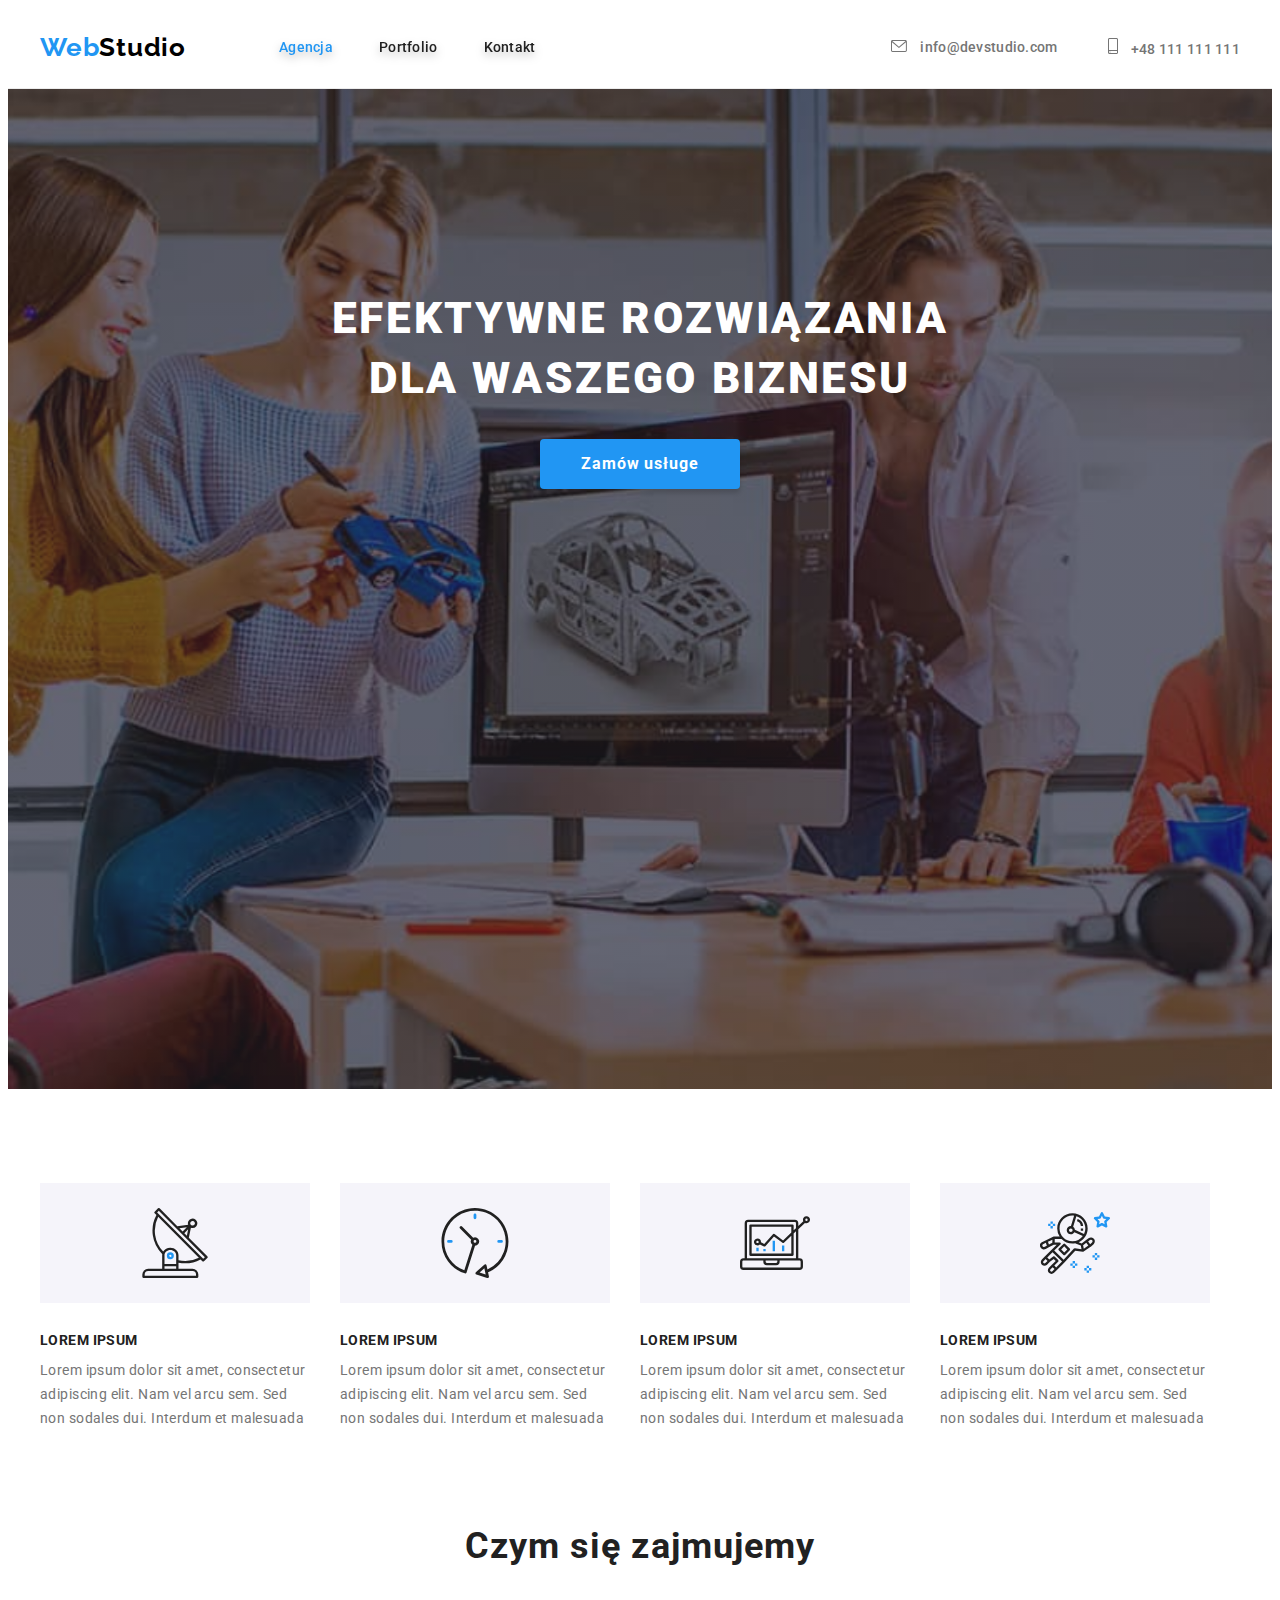
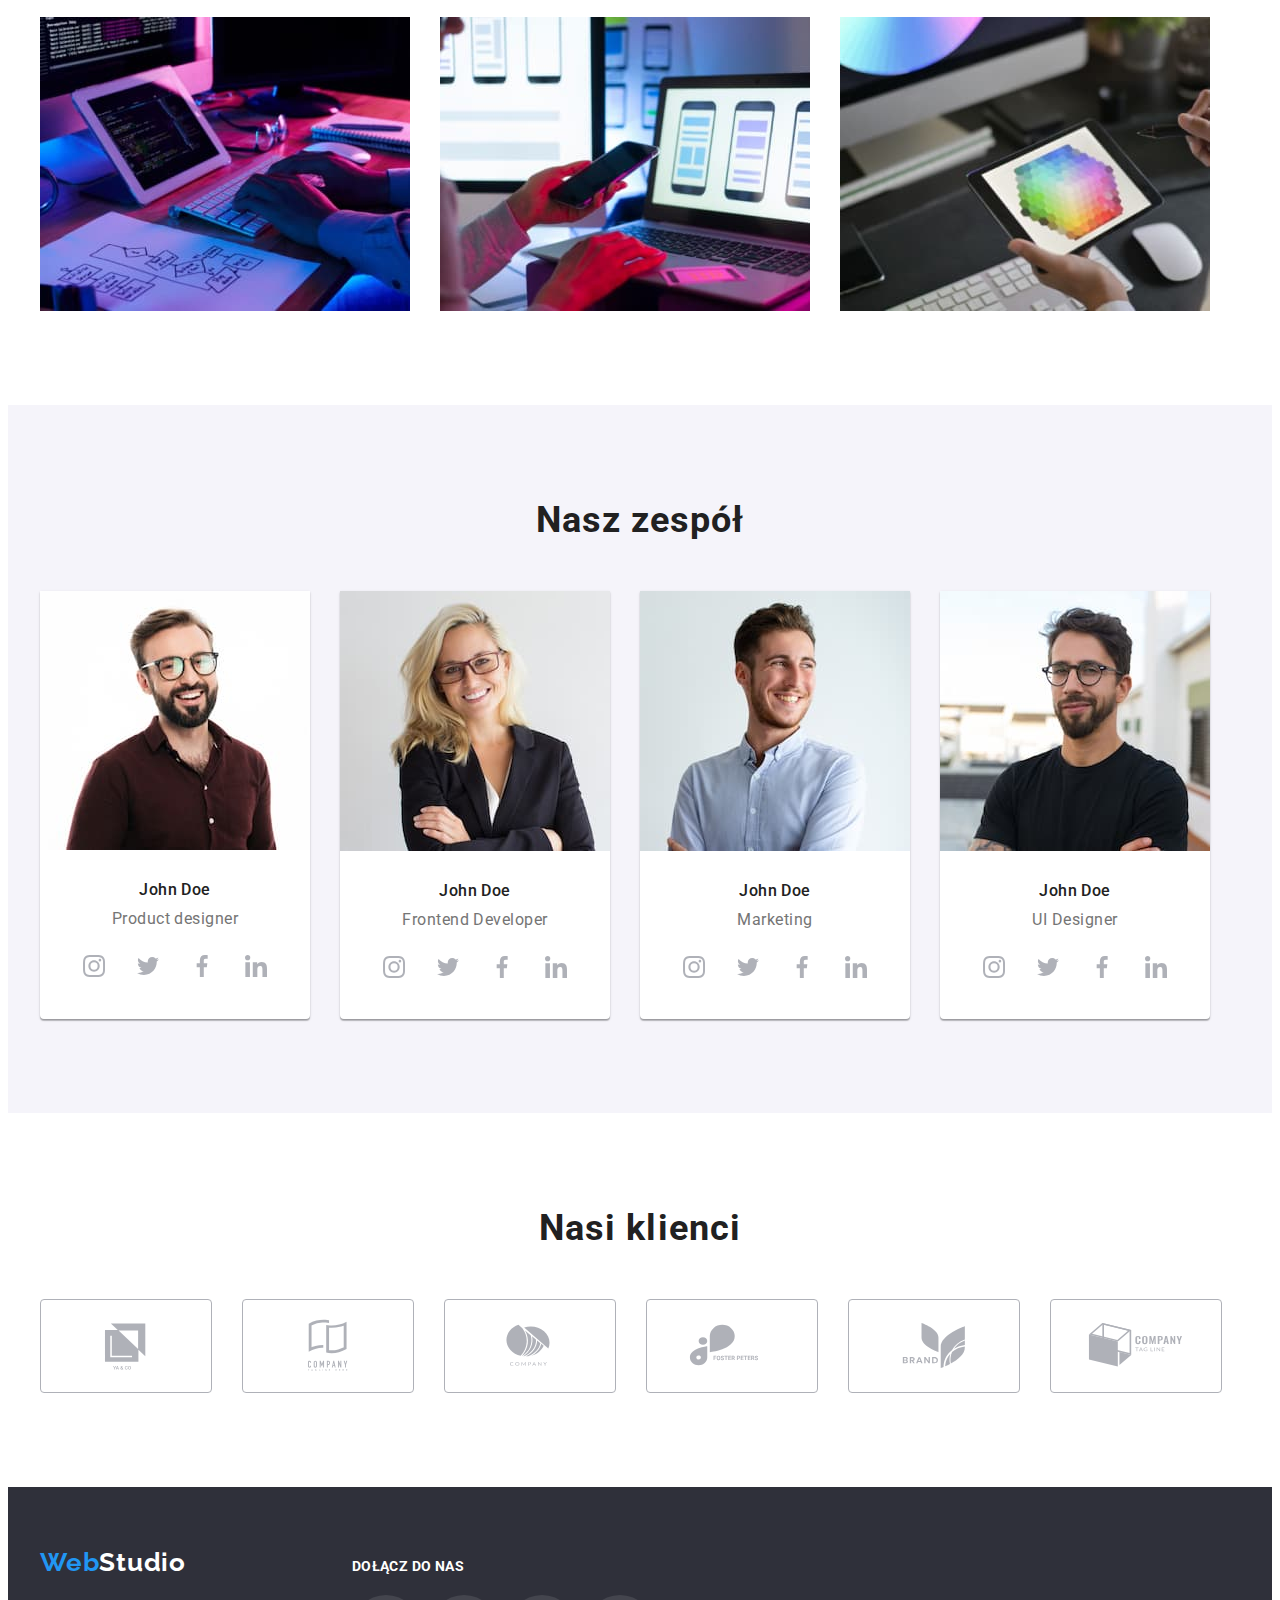
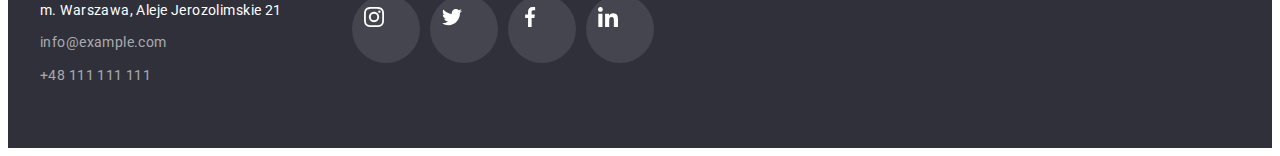
<file: index.html>
<!DOCTYPE html>
<html lang="pl">
  <head>
    <meta charset="UTF-8" />
    <meta http-equiv="X-UA-Compatible" content="IE=edge" />
    <meta name="viewport" content="width=device-width, initial-scale=1.0" />
    <title>Studio</title>
    <link rel="stylesheet" href="./css/styles.css" />
    <link rel="preconnect" href="https://fonts.googleapis.com" />
    <link rel="preconnect" href="https://fonts.gstatic.com" crossorigin />
    <link
      rel="stylesheet"
      href="https://cdnjs.cloudflare.com/ajax/libs/modern-normalize/2.0.0/modern-normalize.min.css"
      integrity="sha512-4xo8blKMVCiXpTaLzQSLSw3KFOVPWhm/TRtuPVc4WG6kUgjH6J03IBuG7JZPkcWMxJ5huwaBpOpnwYElP/m6wg=="
      crossorigin="anonymous"
      referrerpolicy="no-referrer"
    />
    <link
      href="https://fonts.googleapis.com/css2?family=Raleway:wght@700&family=Roboto:wght@400;500;700;900&display=swap"
      rel="stylesheet"
    />
  </head>
  <body>
    <header class="header-navigation">
      <div class="container header-position">
        <a href="index.html" class="webstudio"
          ><span class="web">Web</span>Studio</a
        >
        <nav class="website-navigation">
          <ul>
            <li><a href="index.html" class="current">Agencja</a></li>
            <li><a href="portfolio.html">Portfolio</a></li>
            <li><a href="">Kontakt</a></li>
          </ul>
        </nav>
        <ul class="header-contacts">
          <li>
            <a href="mailto:info@devstudio.com" class="navigation-mail">
              <svg class="mail-icon">
                <use href="./images/icons.svg#icon-envelope"></use>
              </svg>
              info@devstudio.com
            </a>
          </li>
          <li>
            <a href="tel:+48111111111" class="navigation-number">
              <svg class="phone-icon">
                <use href="./images/icons.svg#icon-smartphone"></use>
              </svg>
              +48 111 111 111</a
            >
          </li>
        </ul>
      </div>
    </header>
    <main>
      <section class="main-block">
        <div class="container">
          <h1 class="main-text">EFEKTYWNE ROZWIĄZANIA DLA WASZEGO BIZNESU</h1>
          <button type="button" class="order-button">Zamów usługe</button>
        </div>
      </section>

      <section class="informations section">
        <div class="container">
          <ul>
            <li>
              <div class="informations-svg">
                <svg class="information-icon-size">
                  <use href="./images/icons.svg#icon-antenna"></use>
                </svg>
              </div>
              <h3 class="informations-header">Lorem ipsum</h3>
              <p class="informations-paragraph">
                Lorem ipsum dolor sit amet, consectetur adipiscing elit. Nam vel
                arcu sem. Sed non sodales dui. Interdum et malesuada
              </p>
            </li>
            <li>
              <div class="informations-svg">
                <svg class="information-icon-size">
                  <use href="./images/icons.svg#icon-clock"></use>
                </svg>
              </div>
              <h3 class="informations-header">Lorem ipsum</h3>
              <p class="informations-paragraph">
                Lorem ipsum dolor sit amet, consectetur adipiscing elit. Nam vel
                arcu sem. Sed non sodales dui. Interdum et malesuada
              </p>
            </li>
            <li>
              <div class="informations-svg">
                <svg class="information-icon-size">
                  <use href="./images/icons.svg#icon-diagram"></use>
                </svg>
              </div>
              <h3 class="informations-header">Lorem ipsum</h3>
              <p class="informations-paragraph">
                Lorem ipsum dolor sit amet, consectetur adipiscing elit. Nam vel
                arcu sem. Sed non sodales dui. Interdum et malesuada
              </p>
            </li>
            <li>
              <div class="informations-svg">
                <svg class="information-icon-size">
                  <use href="./images/icons.svg#icon-astronaut"></use>
                </svg>
              </div>
              <h3 class="informations-header">Lorem ipsum</h3>
              <p class="informations-paragraph">
                Lorem ipsum dolor sit amet, consectetur adipiscing elit. Nam vel
                arcu sem. Sed non sodales dui. Interdum et malesuada
              </p>
            </li>
          </ul>
        </div>
      </section>

      <section class="our-work section2">
        <div class="container">
          <h2 class="secondary-heading">Czym się zajmujemy</h2>
          <ul>
            <li>
              <img
                src="images/img_1.jpg"
                alt="hands on keyboard"
                width="370"
                height="294"
              />
            </li>
            <li>
              <img
                src="images/img_2.jpg"
                alt="smartphone in hands"
                width="370"
                height="294"
              />
            </li>
            <li>
              <img
                src="images/img_3.jpg"
                alt="creating image on smartphone"
                width="370"
                height="294"
              />
            </li>
          </ul>
        </div>
      </section>

      <section class="our-team section">
        <div class="container">
          <h2 class="secondary-heading">Nasz zespół</h2>
          <ul>
            <li>
              <img
                src="images/team_1.jpg"
                alt="happy man"
                width="270"
                height="260"
              />
              <div class="our-team-text-position">
                <h3 class="third-heading">John Doe</h3>
                <p class="team-paragraph">Product designer</p>
                <ul class="team-socialmedia">
                  <li>
                    <a href="https://www.instagram.com">
                      <svg class="team-svg-size">
                        <use href="./images/icons.svg#icon-instagram"></use>
                      </svg>
                    </a>
                  </li>
                  <li>
                    <a href="https://www.twitter.com">
                      <svg class="team-svg-size">
                        <use href="./images/icons.svg#icon-twitter"></use>
                      </svg>
                    </a>
                  </li>
                  <li>
                    <a href="https://www.facebook.com">
                      <svg class="team-svg-size">
                        <use href="./images/icons.svg#icon-facebook"></use>
                      </svg>
                    </a>
                  </li>
                  <li>
                    <a href="https://www.linkedin.com">
                      <svg class="team-svg-size">
                        <use href="./images/icons.svg#icon-linkedin"></use>
                      </svg>
                    </a>
                  </li>
                </ul>
              </div>
            </li>
            <li>
              <img
                src="images/team_2.jpg"
                alt="happy women"
                width="270"
                height="260"
              />
              <div class="our-team-text-position">
                <h3 class="third-heading">John Doe</h3>
                <p class="team-paragraph">Frontend Developer</p>
                <ul class="team-socialmedia">
                  <li>
                    <a href="https://www.instagram.com">
                      <svg class="team-svg-size">
                        <use href="./images/icons.svg#icon-instagram"></use>
                      </svg>
                    </a>
                  </li>
                  <li>
                    <a href="https://www.twitter.com">
                      <svg class="team-svg-size">
                        <use href="./images/icons.svg#icon-twitter"></use>
                      </svg>
                    </a>
                  </li>
                  <li>
                    <a href="https://www.facebook.com">
                      <svg class="team-svg-size">
                        <use href="./images/icons.svg#icon-facebook"></use>
                      </svg>
                    </a>
                  </li>
                  <li>
                    <a href="https://www.linkedin.com">
                      <svg class="team-svg-size">
                        <use href="./images/icons.svg#icon-linkedin"></use>
                      </svg>
                    </a>
                  </li>
                </ul>
              </div>
            </li>
            <li>
              <img
                src="images/team_3.jpg"
                alt="happy men"
                width="270"
                height="260"
              />
              <div class="our-team-text-position">
                <h3 class="third-heading">John Doe</h3>
                <p class="team-paragraph">Marketing</p>
                <ul class="team-socialmedia">
                  <li>
                    <a href="https://www.instagram.com">
                      <svg class="team-svg-size">
                        <use href="./images/icons.svg#icon-instagram"></use>
                      </svg>
                    </a>
                  </li>
                  <li>
                    <a href="https://www.twitter.com">
                      <svg class="team-svg-size">
                        <use href="./images/icons.svg#icon-twitter"></use>
                      </svg>
                    </a>
                  </li>
                  <li>
                    <a href="https://www.facebook.com">
                      <svg class="team-svg-size">
                        <use href="./images/icons.svg#icon-facebook"></use>
                      </svg>
                    </a>
                  </li>
                  <li>
                    <a href="https://www.linkedin.com">
                      <svg class="team-svg-size">
                        <use href="./images/icons.svg#icon-linkedin"></use>
                      </svg>
                    </a>
                  </li>
                </ul>
              </div>
            </li>
            <li>
              <img
                src="images/team_4.jpg"
                alt="serious man"
                width="270"
                height="260"
              />
              <div class="our-team-text-position">
                <h3 class="third-heading">John Doe</h3>
                <p class="team-paragraph">UI Designer</p>
                <ul class="team-socialmedia">
                  <li>
                    <a href="https://www.instagram.com">
                      <svg class="team-svg-size">
                        <use href="./images/icons.svg#icon-instagram"></use>
                      </svg>
                    </a>
                  </li>
                  <li>
                    <a href="https://www.twitter.com">
                      <svg class="team-svg-size">
                        <use href="./images/icons.svg#icon-twitter"></use>
                      </svg>
                    </a>
                  </li>
                  <li>
                    <a href="https://www.facebook.com">
                      <svg class="team-svg-size">
                        <use href="./images/icons.svg#icon-facebook"></use>
                      </svg>
                    </a>
                  </li>
                  <li>
                    <a href="https://www.linkedin.com">
                      <svg class="team-svg-size">
                        <use href="./images/icons.svg#icon-linkedin"></use>
                      </svg>
                    </a>
                  </li>
                </ul>
              </div>
            </li>
          </ul>
        </div>
      </section>
      <section class="our-clients">
        <div class="container">
          <h2 class="secondary-heading">Nasi klienci</h2>
          <ul>
            <li>
              <a href="">
                <svg>
                  <use href="./images/icons.svg#icon-yaco"></use>
                </svg>
              </a>
            </li>
            <li>
              <a href="">
                <svg>
                  <use href="./images/icons.svg#icon-company"></use>
                </svg>
              </a>
            </li>
            <li>
              <a href="">
                <svg>
                  <use href="./images/icons.svg#icon-company-2"></use>
                </svg>
              </a>
            </li>
            <li>
              <a href="">
                <svg>
                  <use href="./images/icons.svg#icon-foster"></use>
                </svg>
              </a>
            </li>
            <li>
              <a href="">
                <svg>
                  <use href="./images/icons.svg#icon-brand"></use>
                </svg>
              </a>
            </li>
            <li>
              <a href="">
                <svg>
                  <use href="./images/icons.svg#icon-company-3"></use>
                </svg>
              </a>
            </li>
          </ul>
        </div>
      </section>
    </main>
    <footer class="footer-styles">
      <div class="container footer-position">
        <div class="footer-links">
          <a href="index.html" class="footer-webstudio"
            ><span class="web">Web</span>Studio</a
          >
          <address class="footer-contacts">
            <ul>
              <li>
                <a
                  href="https://goo.gl/maps/HJrRAFsxmznV3zDe8"
                  class="footer-address"
                  >m. Warszawa, Aleje Jerozolimskie 21</a
                >
              </li>
              <li>
                <a
                  href="mailto:info@example.com"
                  target="_blank"
                  class="footer-mail"
                  >info@example.com</a
                >
              </li>
              <li>
                <a href="tel:+48111111111" class="footer-number"
                  >+48 111 111 111</a
                >
              </li>
            </ul>
          </address>
        </div>
        <div class="footer-svg">
          <p class="join-us">DOŁĄCZ DO NAS</p>
          <ul class="footer-svg-list">
            <li>
              <a href="">
                <svg>
                  <use href="./images/icons.svg#icon-instagram"></use>
                </svg>
              </a>
            </li>
            <li>
              <a href="">
                <svg>
                  <use href="./images/icons.svg#icon-twitter"></use>
                </svg>
              </a>
            </li>
            <li>
              <a href="">
                <svg>
                  <use href="./images/icons.svg#icon-facebook"></use>
                </svg>
              </a>
            </li>
            <li>
              <a href="">
                <svg>
                  <use href="./images/icons.svg#icon-linkedin"></use>
                </svg>
              </a>
            </li>
          </ul>
        </div>
      </div>
    </footer>
  </body>
</html>
</file>
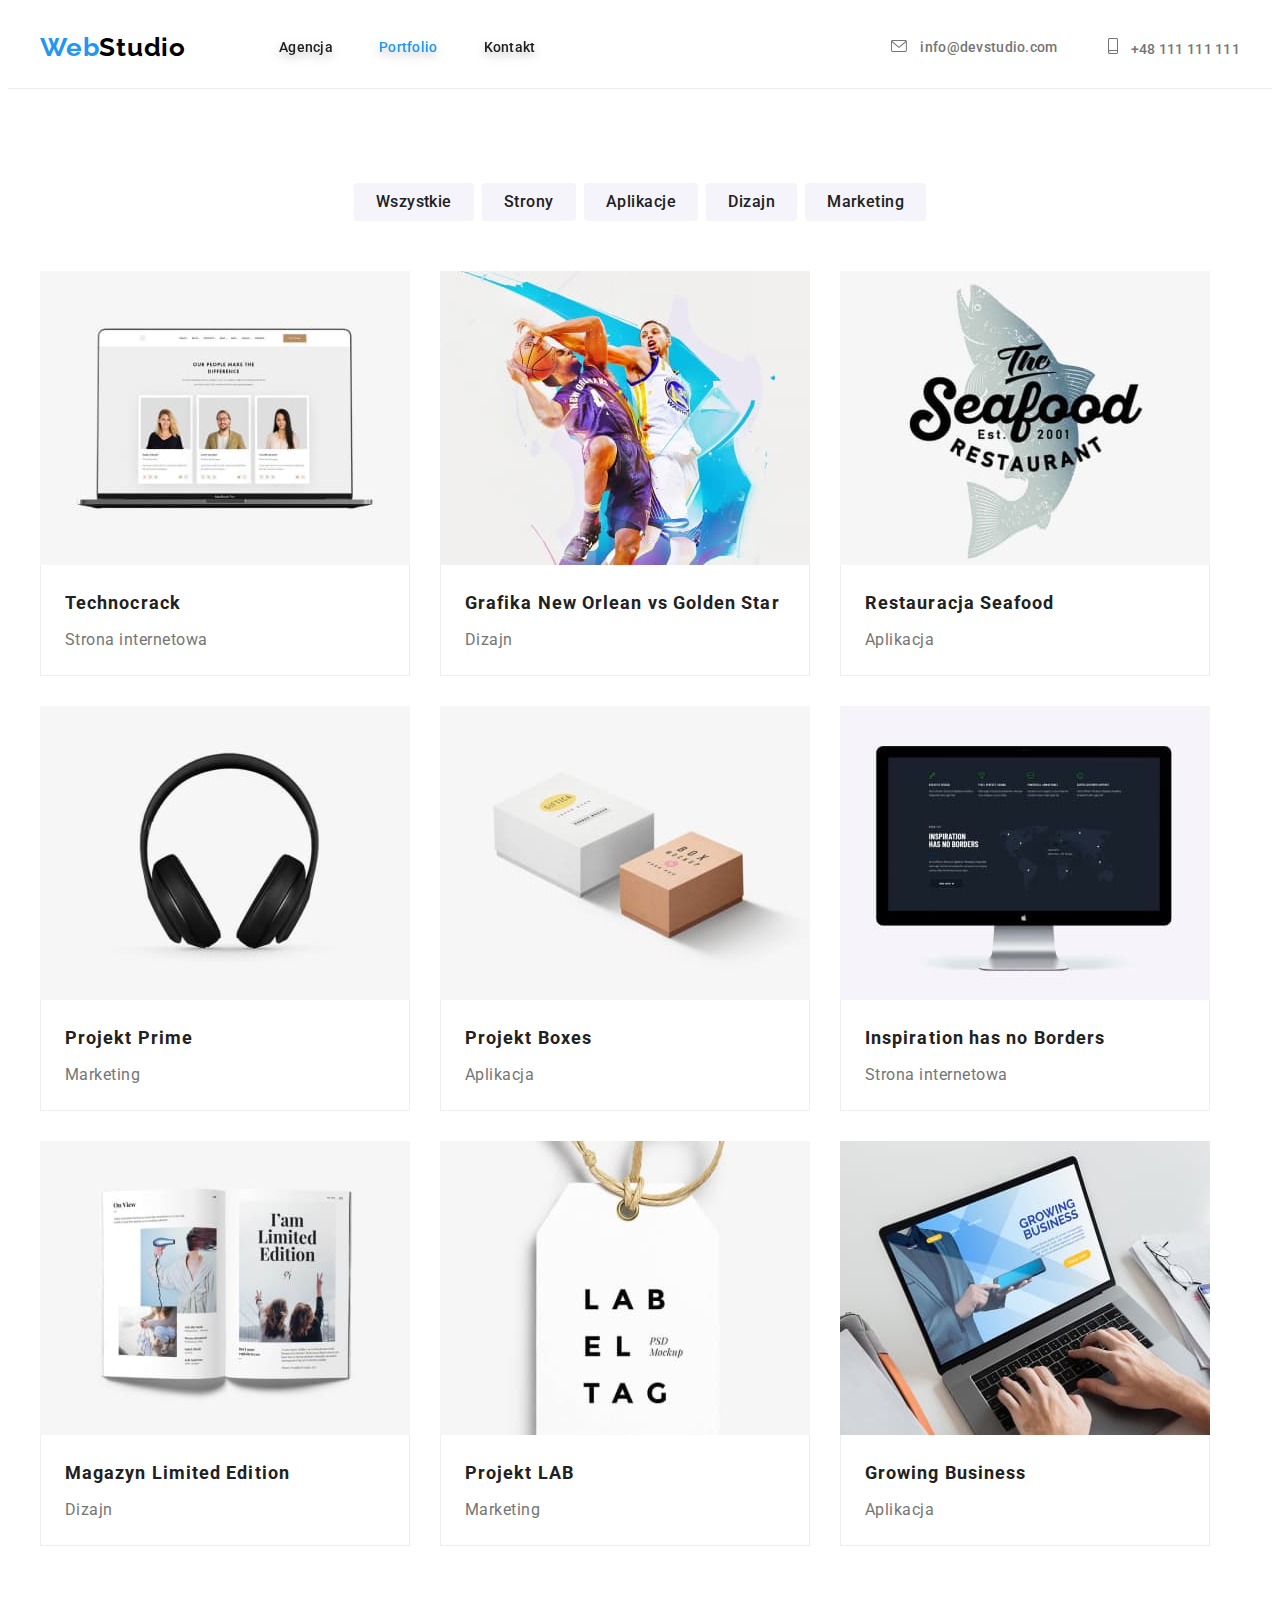
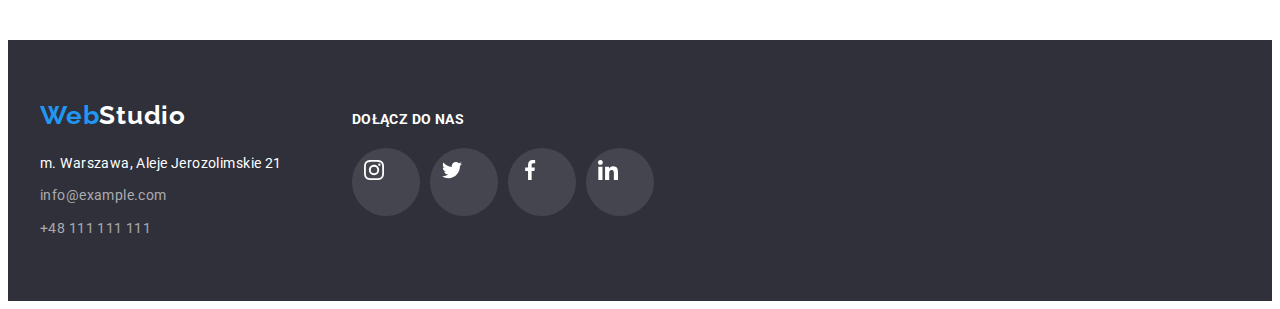
<file: portfolio.html>
<!DOCTYPE html>
<html lang="pl">
  <head>
    <meta charset="UTF-8" />
    <meta http-equiv="X-UA-Compatible" content="IE=edge" />
    <meta name="viewport" content="width=device-width, initial-scale=1.0" />
    <title>Portfolio</title>
    <link rel="stylesheet" href="./css/styles.css" />
    <link rel="preconnect" href="https://fonts.googleapis.com" />
    <link rel="preconnect" href="https://fonts.gstatic.com" crossorigin />
    <link
      rel="stylesheet"
      href="https://cdnjs.cloudflare.com/ajax/libs/modern-normalize/2.0.0/modern-normalize.min.css"
      integrity="sha512-4xo8blKMVCiXpTaLzQSLSw3KFOVPWhm/TRtuPVc4WG6kUgjH6J03IBuG7JZPkcWMxJ5huwaBpOpnwYElP/m6wg=="
      crossorigin="anonymous"
      referrerpolicy="no-referrer"
    />
    <link
      href="https://fonts.googleapis.com/css2?family=Raleway:wght@700&family=Roboto:wght@400;500;700;900&display=swap"
      rel="stylesheet"
    />
  </head>
  <body>
    <header class="header-navigation">
      <div class="container header-position">
        <a href="index.html" class="webstudio"
          ><span class="web">Web</span>Studio</a
        >
        <nav class="website-navigation">
          <ul>
            <li><a href="index.html">Agencja</a></li>
            <li><a href="portfolio.html" class="current">Portfolio</a></li>
            <li><a href="">Kontakt</a></li>
          </ul>
        </nav>
        <ul class="header-contacts">
          <li>
            <a href="mailto:info@devstudio.com" class="navigation-mail">
              <svg class="mail-icon">
                <use href="./images/icons.svg#icon-envelope"></use>
              </svg>
              info@devstudio.com
            </a>
          </li>
          <li>
            <a href="tel:+48111111111" class="navigation-number">
              <svg class="phone-icon">
                <use href="./images/icons.svg#icon-smartphone"></use>
              </svg>
              +48 111 111 111</a
            >
          </li>
        </ul>
      </div>
    </header>
    <main>
      <section class="portfolio-menu section">
        <div class="container">
          <ul class="filter-buttons">
            <li><button type="button">Wszystkie</button></li>
            <li><button type="button">Strony</button></li>
            <li><button type="button">Aplikacje</button></li>
            <li><button type="button">Dizajn</button></li>
            <li><button type="button">Marketing</button></li>
          </ul>
          <ul class="portfolio-images-position">
            <li>
              <img
                src="./images/portfolio1.jpg"
                alt="website in notebook"
                width="370"
                height="294"
              />
              <div class="portfolio-underimage-text">
                <h3 class="portfolio-third-heading">Technocrack</h3>
                <p class="portfolio-paragraph">Strona internetowa</p>
              </div>
            </li>
            <li>
              <img
                src="./images/portfolio2.jpg"
                alt="basketball players"
                width="370"
                height="294"
              />
              <div class="portfolio-underimage-text">
                <h3 class="portfolio-third-heading">
                  Grafika New Orlean vs Golden Star
                </h3>
                <p class="portfolio-paragraph">Dizajn</p>
              </div>
            </li>
            <li>
              <img
                src="./images/portfolio3.jpg"
                alt="restaurant's logo with fish"
                width="370"
                height="294"
              />
              <div class="portfolio-underimage-text">
                <h3 class="portfolio-third-heading">Restauracja Seafood</h3>
                <p class="portfolio-paragraph">Aplikacja</p>
              </div>
            </li>
            <li>
              <img
                src="./images/portfolio4.jpg"
                alt="black headphone"
                width="370"
                height="294"
              />
              <div class="portfolio-underimage-text">
                <h3 class="portfolio-third-heading">Projekt Prime</h3>
                <p class="portfolio-paragraph">Marketing</p>
              </div>
            </li>
            <li>
              <img
                src="./images/portfolio5.jpg"
                alt="brown and whie boxes"
                width="370"
                height="294"
              />
              <div class="portfolio-underimage-text">
                <h3 class="portfolio-third-heading">Projekt Boxes</h3>
                <p class="portfolio-paragraph">Aplikacja</p>
              </div>
            </li>
            <li>
              <img
                src="./images/portfolio6.jpg"
                alt="dark themed website on screen"
                width="370"
                height="294"
              />
              <div class="portfolio-underimage-text">
                <h3 class="portfolio-third-heading">
                  Inspiration has no Borders
                </h3>
                <p class="portfolio-paragraph">Strona internetowa</p>
              </div>
            </li>
            <li>
              <img
                src="./images/portfolio7.jpg"
                alt="opened book"
                width="370"
                height="294"
              />
              <div class="portfolio-underimage-text">
                <h3 class="portfolio-third-heading">Magazyn Limited Edition</h3>
                <p class="portfolio-paragraph">Dizajn</p>
              </div>
            </li>
            <li>
              <img
                src="./images/portfolio8.jpg"
                alt="white hanger"
                width="370"
                height="294"
              />
              <div class="portfolio-underimage-text">
                <h3 class="portfolio-third-heading">Projekt LAB</h3>
                <p class="portfolio-paragraph">Marketing</p>
              </div>
            </li>
            <li>
              <img
                src="./images/portfolio9.jpg"
                alt="hands on notebook keyboard"
                width="370"
                height="294"
              />
              <div class="portfolio-underimage-text">
                <h3 class="portfolio-third-heading">Growing Business</h3>
                <p class="portfolio-paragraph">Aplikacja</p>
              </div>
            </li>
          </ul>
        </div>
      </section>
    </main>

    <footer class="footer-styles">
      <div class="container footer-position">
        <div class="footer-links">
          <a href="index.html" class="footer-webstudio"
            ><span class="web">Web</span>Studio</a
          >
          <address class="footer-contacts">
            <ul>
              <li>
                <a
                  href="https://goo.gl/maps/HJrRAFsxmznV3zDe8"
                  class="footer-address"
                  >m. Warszawa, Aleje Jerozolimskie 21</a
                >
              </li>
              <li>
                <a
                  href="mailto:info@example.com"
                  target="_blank"
                  class="footer-mail"
                  >info@example.com</a
                >
              </li>
              <li>
                <a href="tel:+48111111111" class="footer-number"
                  >+48 111 111 111</a
                >
              </li>
            </ul>
          </address>
        </div>
        <div class="footer-svg">
          <p class="join-us">DOŁĄCZ DO NAS</p>
          <ul class="footer-svg-list">
            <li>
              <a href="">
                <svg>
                  <use href="./images/icons.svg#icon-instagram"></use>
                </svg>
              </a>
            </li>
            <li>
              <a href="">
                <svg>
                  <use href="./images/icons.svg#icon-twitter"></use>
                </svg>
              </a>
            </li>
            <li>
              <a href="">
                <svg>
                  <use href="./images/icons.svg#icon-facebook"></use>
                </svg>
              </a>
            </li>
            <li>
              <a href="">
                <svg>
                  <use href="./images/icons.svg#icon-linkedin"></use>
                </svg>
              </a>
            </li>
          </ul>
        </div>
      </div>
    </footer>
  </body>
</html>
</file>
<file: css/styles.css>
:root {
  --body-font-family: "Roboto", sans-serif;
  --main-white-color: #ffffff;
  --blue-color: #2196f3;
  --black-color: #000000;
  --gray-text-color: #757575;
  --secondary-background-color: #2f303a;
  --footer-text-color: rgba(255, 255, 255, 0.6);
  --team-section-color: #f5f4fa;
  --body-text-color: #212121;
  --stroke-color: #ececec;
  --portfolio-border-color: #eeeeee;
  --icon-socialmedia-color: #afb1b8;
  --footer-background: rgba(255, 255, 255, 0.1);
}
body {
  background: var(--main-white-color);
  color: var(--body-text-color);
  font-family: var(--body-font-family);
  font-size: 14px;
  letter-spacing: 0.03em;
}
h1,
h2,
h3,
h4,
h5,
h6,
p {
  margin: 0;
}
img {
  display: block;
  max-width: 100%;
  height: auto;
}
button {
  display: block;
  cursor: pointer;
  border: none;
  border-radius: 4px;
}
ul,
li {
  list-style: none;
  padding-left: 0;
  margin: 0;
}
a {
  text-decoration: none;
}
.section {
  padding-block: 94px;
}
.section2 {
  padding-top: 0;
  padding-bottom: 94px;
}
.container {
  width: 1200px;
  margin: 0 auto;
  padding: 0 15px;
}
.website-navigation a.current {
  color: var(--blue-color);
}
.order-button:hover,
.order-button:focus {
  background-color: var(--blue-color);
}
.header-navigation a,
.footer-styles a {
  fill: var(--gray-text-color);
}
.header-navigation a:hover,
.header-navigation a:focus,
.footer-styles a:hover,
.footer-styles a:focus {
  color: var(--blue-color);
}
.header-navigation {
  border-bottom: 1px solid var(--stroke-color);
}
.header-position,
.website-navigation ul,
.header-contacts {
  display: flex;
  align-items: center;
}
.website-navigation ul {
  gap: 46px;
}
.header-contacts {
  gap: 50px;
  margin-left: auto;
}
.website-navigation {
  margin-left: 93px;
  filter: drop-shadow(0px 4px 4px rgba(0, 0, 0, 0.25));
}
.web {
  color: var(--blue-color);
}

.webstudio {
  font-family: "Raleway";
  font-weight: 700;
  font-size: 26px;
  line-height: 1.2;
  letter-spacing: 0.03em;
  color: var(--black-color);
  padding-top: 24px;
  padding-bottom: 25px;
}

.website-navigation,
.header-contacts {
  font-weight: 500;
  font-size: 14px;
  line-height: 1.14;
  letter-spacing: 0.02em;
}
.website-navigation a {
  color: var(--body-text-color);
}
.header-contacts a {
  color: var(--gray-text-color);
}
.phone-icon {
  width: 10px;
  height: 16px;
  fill: currentColor;
}
.mail-icon {
  width: 16px;
  height: 12px;
  fill: currentColor;
}
.mail-icon,
.phone-icon {
  margin-right: 10px;
}
.main-text {
  max-width: 696px;
  font-weight: 900;
  font-size: 44px;
  line-height: 1.36;
  text-align: center;
  letter-spacing: 0.06em;
  text-transform: uppercase;
  color: var(--main-white-color);
  margin: 0 auto;
}
.main-block {
  max-width: 1600px;
  height: 600px;
  padding: 200px 0;
  background-image: linear-gradient(
      rgba(47, 48, 58, 0.4),
      rgba(47, 48, 58, 0.4)
    ),
    url(../images/headerbackground.jpg);
  background-color: var(--secondary-background-color);
  background-repeat: no-repeat;
  background-size: cover;
  background-position: center;
  margin-left: auto;
  margin-right: auto;
}
.order-button {
  font-family: "Roboto";
  font-weight: 700;
  font-size: 16px;
  line-height: 1.88;
  /* identical to box height, or 188% */
  align-items: center;
  text-align: center;
  letter-spacing: 0.06em;
  color: var(--main-white-color);
  background-color: var(--blue-color);
  box-shadow: 0px 4px 4px rgba(0, 0, 0, 0.15);
  border-radius: 4px;
  margin: 0 auto;
  padding: 10px 41px;
  margin-top: 30px;
}

.informations-header {
  font-weight: 700;
  font-size: 14px;
  line-height: 1.14;
  letter-spacing: 0.03em;
  text-transform: uppercase;
  margin-top: 30px;
}
.informations-paragraph {
  font-size: 14px;
  line-height: 1.71;
  letter-spacing: 0.03em;
  color: var(--gray-text-color);
  margin-top: 10px;
}
.information-icon-size {
  width: 70px;
  height: 70px;
}
.informations-svg {
  background-color: var(--team-section-color);
  display: flex;
  justify-content: center;
  align-items: center;
  max-width: 270px;
  height: 120px;
}
.secondary-heading {
  font-weight: 700;
  font-size: 36px;
  line-height: 1.17;
  text-align: center;
  letter-spacing: 0.03em;
  margin-bottom: 50px;
}
.third-heading {
  font-weight: 500;
  font-size: 16px;
  line-height: 1.19;
  text-align: center;
  letter-spacing: 0.03em;
  margin-bottom: 10px;
}
.our-team {
  background-color: var(--team-section-color);
}
.our-team li {
  background-color: var(--main-white-color);
  box-shadow: 0px 1px 3px rgba(0, 0, 0, 0.12), 0px 1px 1px rgba(0, 0, 0, 0.14),
    0px 2px 1px rgba(0, 0, 0, 0.2);
  border-radius: 0px 0px 4px 4px;
}
.our-team svg {
  box-shadow: none;
}
.our-team ul {
  display: flex;
  gap: 30px;
}
.our-team-text-position {
  padding-block: 30px;
}
.team-socialmedia li {
  box-shadow: none;
}
.team-socialmedia a {
  width: 44px;
  height: 44px;
  display: flex;
  justify-content: center;
  align-items: center;
  border-radius: 50%;
  color: var(--main-white-color);
  fill: var(--icon-socialmedia-color);
}
.our-team ul.team-socialmedia {
  gap: 10px;
  justify-content: center;
  align-items: center;
  padding-top: 16px;
}
.team-socialmedia a:hover,
.team-socialmedia a:focus {
  background-color: var(--blue-color);
  fill: currentColor;
}
.team-svg-size {
  width: 22px;
  height: 22px;
}
.team-paragraph {
  font-size: 16px;
  line-height: 1.19;
  text-align: center;
  letter-spacing: 0.03em;
  color: var(--gray-text-color);
}
.our-clients ul {
  display: flex;
  gap: 30px;
}
.our-clients {
  padding-top: 94px;
  padding-bottom: 94px;
}
.our-clients svg {
  width: 106px;
  height: 60px;
  fill: currentColor;
}
.our-clients a {
  display: flex;
  align-items: center;
  justify-content: center;
  width: 170px;
  height: 92px;
  border: 1px solid currentColor;
  border-radius: 4px;
  color: var(--icon-socialmedia-color);
}
.our-clients a:hover,
.our-clients a:focus {
  color: var(--blue-color);
}
.footer-styles {
  background-color: var(--secondary-background-color);
  padding-block: 60px;
}
.footer-webstudio {
  font-family: "Raleway";
  font-weight: 700;
  font-size: 26px;
  line-height: 1.2;
  letter-spacing: 0.03em;
  color: var(--main-white-color);
}
.footer-contacts {
  font-size: 14px;
  line-height: 1.71;
  letter-spacing: 0.03em;
  font-style: normal;
  margin-top: 20px;
}
.footer-address {
  color: var(--main-white-color);
}
.footer-number,
.footer-mail {
  color: var(--footer-text-color);
}
.footer-svg svg {
  width: 20px;
  height: 20px;
  fill: var(--main-white-color);
}
.footer-svg-list {
  margin-top: 20px;
  gap: 10px;
}
.footer-svg-list li {
  width: 44px;
  height: 44px;
  background: var(--footer-background);
  padding: 12px;
  border-radius: 50%;
}
.footer-position {
  display: flex;
  align-items: baseline;
}
.footer-svg ul {
  display: flex;
}
.footer-svg {
  margin-left: 70px;
}
.footer-svg li:hover {
  background: var(--blue-color);
  cursor: pointer;
}
.join-us {
  font-weight: 700;
  font-size: 14px;
  line-height: 1.14;
  letter-spacing: 0.03em;
  text-transform: uppercase;
  color: var(--main-white-color);
}
.footer-contacts li:not(:last-child) {
  margin-bottom: 9px;
}
.filter-buttons button {
  font-family: "Roboto";
  font-weight: 500;
  font-style: normal;
  font-size: 16px;
  line-height: 1.62;
  text-align: center;
  letter-spacing: 0.03em;
  color: var(--body-text-color);
  background-color: var(--team-section-color);
  padding: 6px 22px;
}
.filter-buttons button:hover,
.filter-buttons button:focus {
  background-color: var(--blue-color);
  color: var(--main-white-color);
  box-shadow: 0px 3px 1px rgba(0, 0, 0, 0.1), 0px 1px 2px rgba(0, 0, 0, 0.08),
    0px 2px 2px rgba(0, 0, 0, 0.12);
}
.portfolio-third-heading {
  font-weight: 700;
  font-size: 18px;
  line-height: 2;
  letter-spacing: 0.06em;
}
.portfolio-paragraph {
  font-size: 16px;
  line-height: 1.88;
  letter-spacing: 0.03em;
  color: var(--gray-text-color);
  margin-top: 4px;
}
.informations ul {
  display: flex;
  gap: 30px;
}
.informations li {
  width: 270px;
}
.our-work ul {
  display: flex;
  gap: 30px;
}
.filter-buttons {
  display: flex;
  justify-content: center;
  gap: 8px;
}
.portfolio-images-position {
  margin-top: 50px;
}
.portfolio-images-position {
  display: flex;
  flex-wrap: wrap;
  gap: 30px;
}
.portfolio-images-position li {
  max-width: 370px;
}
.portfolio-underimage-text {
  padding: 20px 24px;
  border: 1px solid var(--portfolio-border-color);
  border-top: none;
}
.portfolio-images-position li:hover,
.portfolio-images-position li:focus {
  border: 1px solid #eeeeee;
  box-shadow: 0px 1px 1px rgba(0, 0, 0, 0.12), 0px 4px 4px rgba(0, 0, 0, 0.06),
    1px 4px 6px rgba(0, 0, 0, 0.16);
  cursor: pointer;
}
</file>
